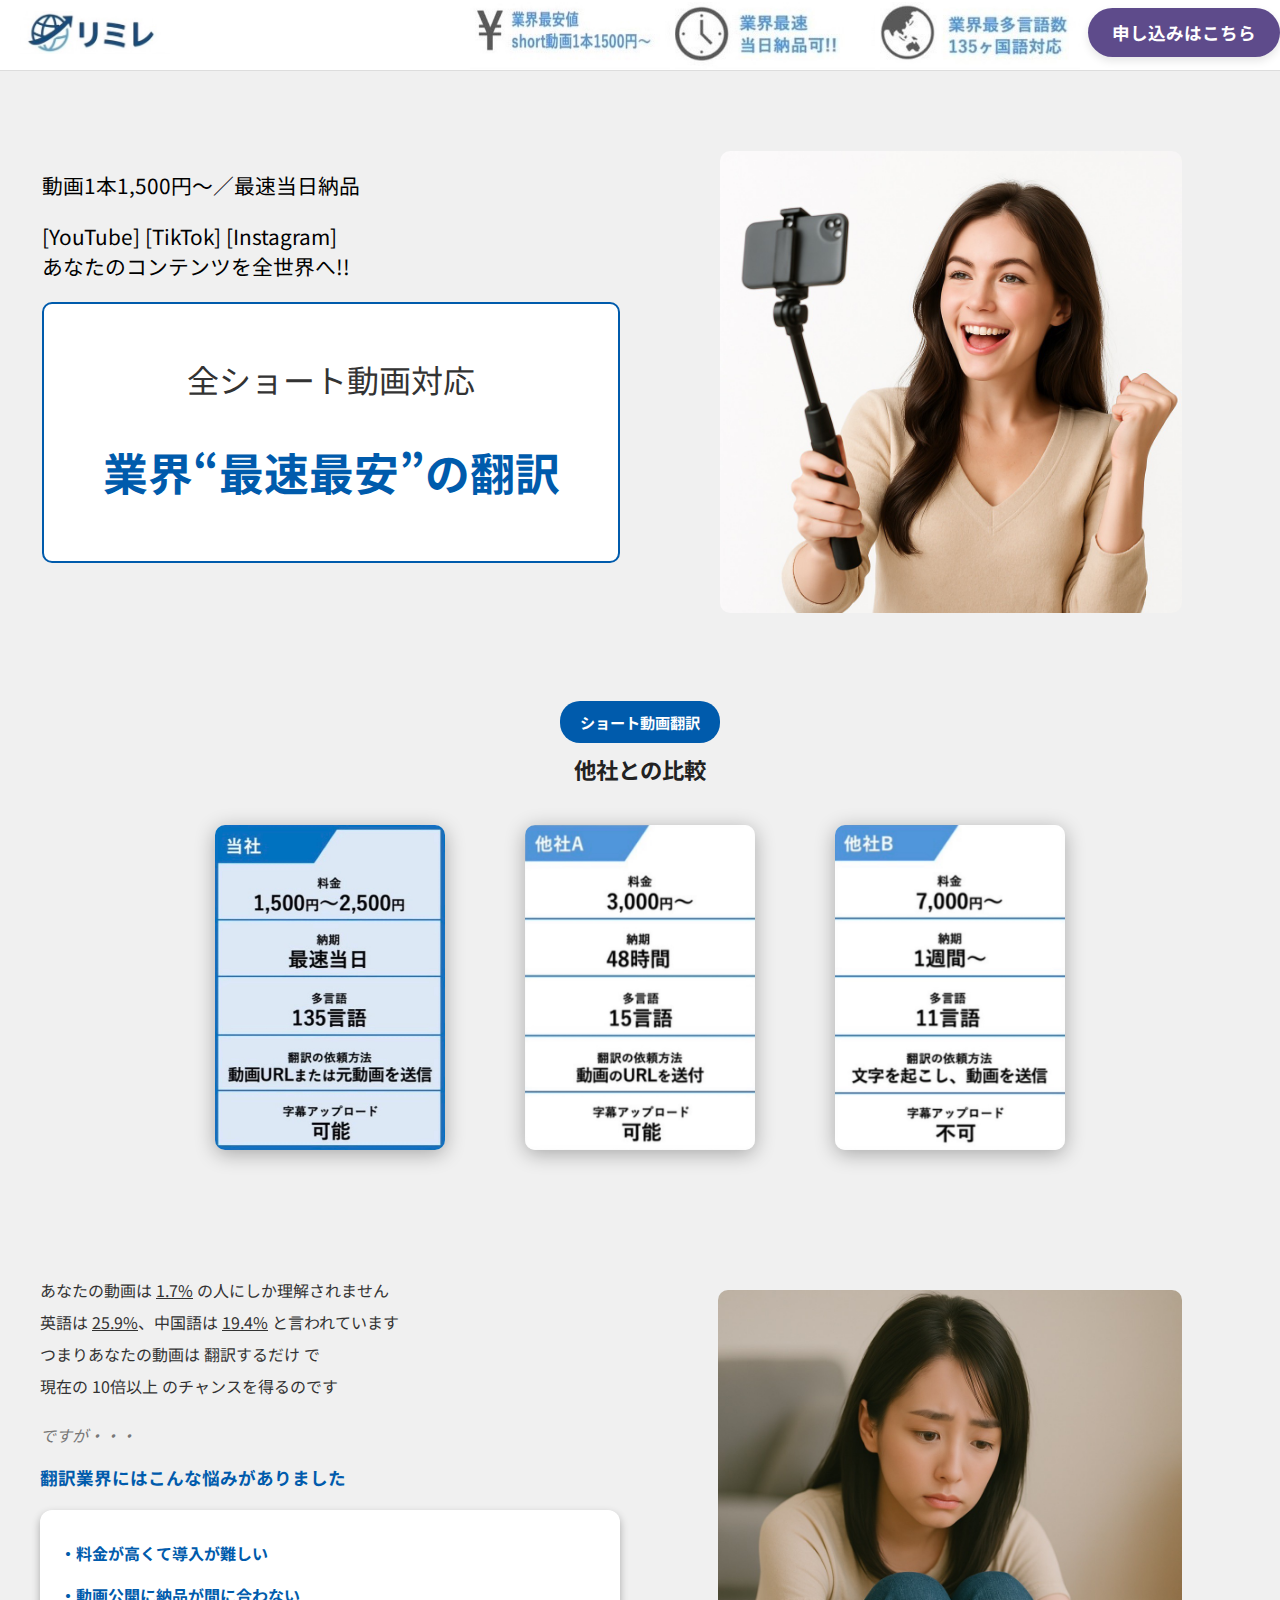
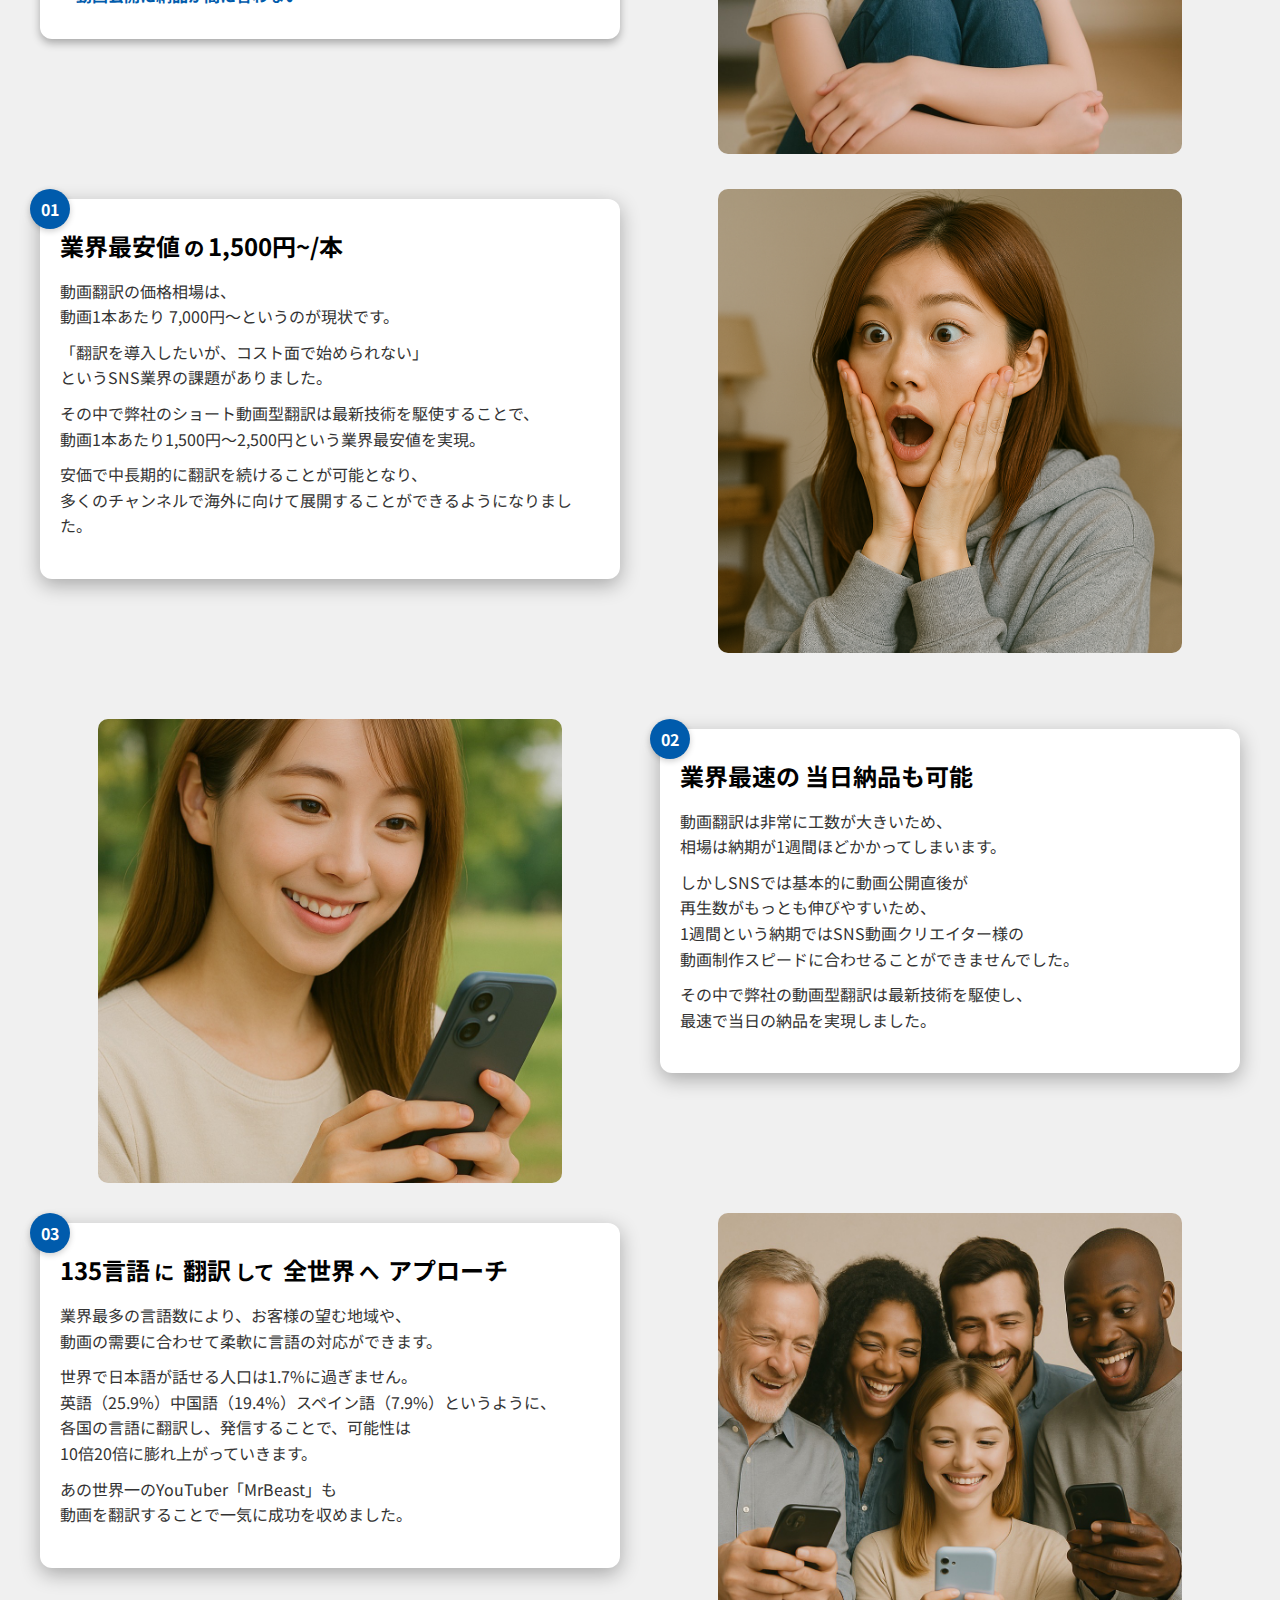
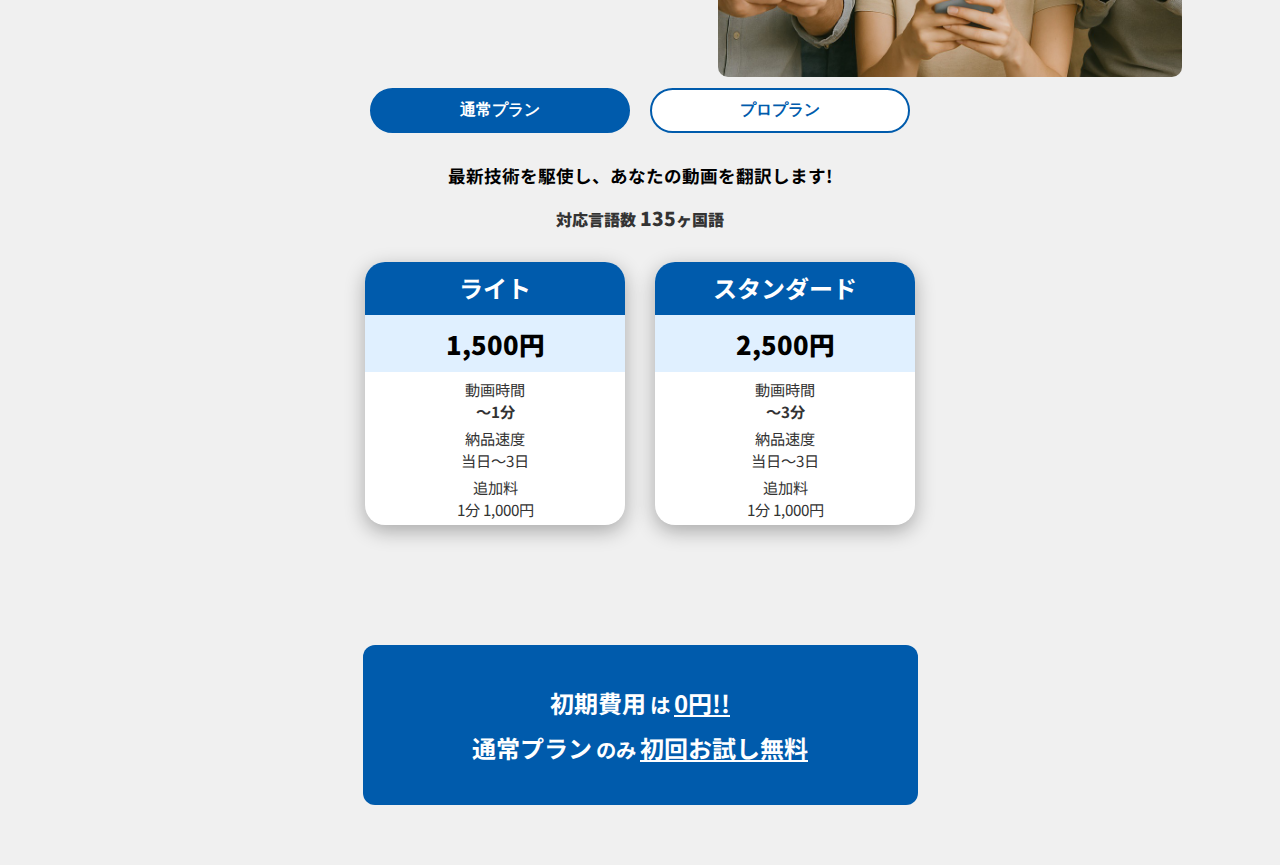
<file: index.html>
<!DOCTYPE html>
<html lang="ja">
<head>
  <meta charset="UTF-8">
  <meta name="viewport" content="width=device-width, initial-scale=1.0">
  <title>リミレ翻訳サービス</title>
  <link rel="stylesheet" href="style.css">
  <link href="https://fonts.googleapis.com/css2?family=Noto+Sans+JP&display=swap" rel="stylesheet">
</head>
<body>
<header>
  <!-- ここは後で画像を差し込む予定 -->
  <div class="header-placeholder">
     <img src="images/logo01.jpg" alt="ロゴ01" class="logo-left">
    <div class="logo-group">
      <img src="images/logo02.jpg" alt="ロゴ02" class="logo-right">
      <img src="images/logo03.jpg" alt="ロゴ03" class="logo-right">
      <img src="images/logo04.jpg" alt="ロゴ04" class="logo-right">
  </div>

  <div class="cta-wrapper">
    <a href="contact.html" class="apply-button">申し込みはこちら</a>
  </div>
</header>

<section class="catch-area">
  <div class="text-area">
    <p class="price-note"><span class="blue">動画1本1,500円〜／最速当日納品</span></p>

    <div class="platform-bubble">
      <p>
        [YouTube] [TikTok] [Instagram]<br>
        あなたのコンテンツを全世界へ!!
      </p>
    </div>

    <div class="main-catch-box">
      <p class="sub-label">全ショート動画対応</p>
      <h2 class="main-catch">業界“最速最安”の翻訳</h2>
    </div>
  </div>

  <div class="image-area">
   <img src="images/catch.png" alt="キャッチコピー画像" class="catch-image">
  </div>
</section>


</body>
</html>

<section class="compare-section">
  <div class="compare-title">
    <div class="bubble">ショート動画翻訳</div>
    <h2>他社との比較</h2>
  </div>

  <div class="compare-image-placeholder">
    <img src="images/compare01.jpg" alt="比較カード 01" class="compare-img">
    <img src="images/compare02.jpg" alt="比較カード 02" class="compare-img">
    <img src="images/compare03.jpg" alt="比較カード 03" class="compare-img">
  </div>
</section>

<section class="problem-section">
  <div class="problem-layout">
    <div class="problem-left">
      <div class="problem-text">
        <p>あなたの動画は <span class="underline blue">1.7%</span> の人にしか理解されません</p>
        <p>英語は <span class="underline blue">25.9%</span>、中国語は <span class="underline blue">19.4%</span> と言われています</p>
        <p>つまりあなたの動画は <span class="blue">翻訳するだけ</span> で</p>
        <p>現在の <span class="blue">10倍以上</span> のチャンスを得るのです</p>
      </div>

      <p class="however">ですが・・・</p>

      <p class="section-label">翻訳業界にはこんな悩みがありました</p>

<div class="problem-box">
  <p>・料金が高くて導入が難しい</p>
  <p>・動画公開に納品が間に合わない</p>
</div>

    </div>

    <div class="problem-image">
    <img src="images/problem.jpg" alt="業界の悩み画像" class="problem-img">
    </div>
  </div>
</section>

<section class="feature-section">
  <div class="feature-layout">
    
    <!-- 左側：テキスト -->
    <div class="feature-left">
      <div class="feature-box-wrapper">
        <div class="feature-number-circle">01</div>
        <div class="feature-box">
          <h3 class="feature-title">
            <span class="blue">業界最安値</span><span class="small">の</span>1,500円~/本
          </h3>
          <p>
            動画翻訳の価格相場は、<br>
            <span class="blue">動画1本あたり 7,000円〜</span>というのが現状です。
          </p>
          <p>
            「翻訳を導入したいが、コスト面で始められない」<br>
            というSNS業界の課題がありました。
          </p>
          <p>
            その中で弊社のショート動画型翻訳は最新技術を駆使することで、<br>
            <span class="blue">動画1本あたり1,500円〜2,500円という業界最安値を実現。</span>
          </p>
          <p>
            安価で中長期的に翻訳を続けることが可能となり、<br>
            多くのチャンネルで海外に向けて展開することができるようになりました。
          </p>
        </div>
      </div>
    </div>

    <!-- 右側：画像スペース -->
    <div class="feature-image">
    <img src="images/feature01.jpg" alt="特長01画像" class="feature-img">
    </div>

  </div>
</section>


<section class="feature-section-02">
  <div class="feature-layout-02">

    <!-- 左側：画像（差し込み予定） -->
    <div class="feature-image-02">
      <img src="images/feature02.jpg" alt="特長02画像" class="feature-img">
    </div>

    <!-- 右側：テキスト -->
    <div class="feature-left-02">
      <div class="feature-box-wrapper-02">
        <div class="feature-number-circle-02">02</div>
        <div class="feature-box-02">
          <h3 class="feature-title-02">
            業界最速の <span class="blue">当日納品</span>も可能
          </h3>
          <p>
            動画翻訳は非常に工数が大きいため、<br>
            <span class="blue">相場は納期が1週間</span>ほどかかってしまいます。
          </p>
          <p>
            しかしSNSでは基本的に動画公開直後が<br>
            再生数がもっとも伸びやすいため、<br>
            1週間という納期ではSNS動画クリエイター様の<br>
            動画制作スピードに合わせることができませんでした。
          </p>
          <p>
            その中で弊社の動画型翻訳は最新技術を駆使し、<br>
            最速で当日の納品を実現しました。
          </p>
        </div>
      </div>
    </div>

  </div>
</section>

<section class="feature-section-03">
  <div class="feature-layout-03">

    <!-- 左：テキスト -->
    <div class="feature-left-03">
      <div class="feature-box-wrapper-03">
        <div class="feature-number-circle-03">03</div>
        <div class="feature-box-03">
          <h3 class="feature-title-03">
            <span class="blue">135言語</span><span class="small">に</span>
            <span class="blue">翻訳</span><span class="small">して</span>
            <span class="blue">全世界</span><span class="small">へ</span>
            <span class="blue">アプローチ</span>
          </h3>

          <p>
            <span class="blue">業界最多の言語数</span>により、お客様の望む地域や、<br>
            動画の需要に合わせて柔軟に言語の対応ができます。
          </p>

          <p>
            世界で<span class="blue">日本語が話せる人口は1.7%</span>に過ぎません。<br>
            英語（25.9%）中国語（19.4%）スペイン語（7.9%）というように、<br>
            各国の言語に翻訳し、発信することで、可能性は<br>
            10倍20倍に膨れ上がっていきます。
          </p>

          <p>
            あの世界一のYouTuber「MrBeast」も<br>
            動画を翻訳することで一気に成功を収めました。
          </p>
        </div>
      </div>
    </div>

    <!-- 右：画像（差し込み予定） -->
    <div class="feature-image-03">
      <img src="images/feature03.jpg" alt="特長03画像" class="feature-img">
    </div>

  </div>
</section>


<section class="plan-section">
  <!-- タブボタン -->
  <div class="plan-tabs">
    <button onclick="showPlan('basic')" id="btn-basic" class="active">通常プラン</button>
    <button onclick="showPlan('pro')" id="btn-pro">プロプラン</button>
  </div>

  <!-- 通常プラン -->
  <div id="plan-basic" class="plan-content">
    <p class="plan-copy">最新技術を駆使し、あなたの動画を翻訳します!</p>
    <p class="plan-lang"><strong>対応言語数 <span class="big">135</span>ヶ国語</strong></p>
    <div class="plan-cards">
      <div class="plan-card">
        <h4>ライト</h4>
        <p class="price"><strong>1,500円</strong></p>
        <p>動画時間<br><strong>〜1分</strong></p>
        <p>納品速度<br>当日〜3日</p>
        <p>追加料<br>1分 1,000円</p>
      </div>
      <div class="plan-card">
        <h4>スタンダード</h4>
        <p class="price"><strong>2,500円</strong></p>
        <p>動画時間<br><strong>〜3分</strong></p>
        <p>納品速度<br>当日〜3日</p>
        <p>追加料<br>1分 1,000円</p>
      </div>
    </div>
  </div>

  <!-- プロプラン（内容はあとで更新予定） -->
  <div id="plan-pro" class="plan-content" style="display: none;">
    <p class="plan-copy"><span class="big">英語翻訳</span>にこだわりたいならこちら！</p>
    <p class="plan-copy">ネイティブのチェックにより、より自然で間違いのない翻訳になります!</p>
    <div class="plan-cards">
      <div class="plan-card">
        <h4>ライト</h4>
        <p class="price"><strong>6,000円</strong></p>
        <p>動画時間<br><strong>〜1分</strong></p>
        <p>納品速度<br>当日〜3日</p>
        <p>追加料<br>1分 5,000円</p>
      </div>
      <div class="plan-card">
        <h4>スタンダード</h4>
        <p class="price"><strong>9,000円</strong></p>
        <p>動画時間<br><strong>〜3分</strong></p>
        <p>納品速度<br>当日〜3日</p>
        <p>追加料<br>1分 5,000円</p>
      </div>
    </div>
  </div>
</section>


<script>
  function showPlan(plan) {
    const basic = document.getElementById("plan-basic");
    const pro = document.getElementById("plan-pro");
    const btnBasic = document.getElementById("btn-basic");
    const btnPro = document.getElementById("btn-pro");

    if (plan === "basic") {
      basic.style.display = "block";
      pro.style.display = "none";
      btnBasic.classList.add("active");
      btnPro.classList.remove("active");
    } else {
      basic.style.display = "none";
      pro.style.display = "block";
      btnBasic.classList.remove("active");
      btnPro.classList.add("active");
    }
  }
</script>


<section class="free-section">
  <div class="free-box">
    <p class="free-line">
      初期費用<span class="small">は</span><span class="underline">0円!!</span>
    </p>
    <p class="free-line">
      通常プラン<span class="small">のみ</span><span class="underline">初回お試し無料</span>
    </p>
  </div>
</section>
</file>
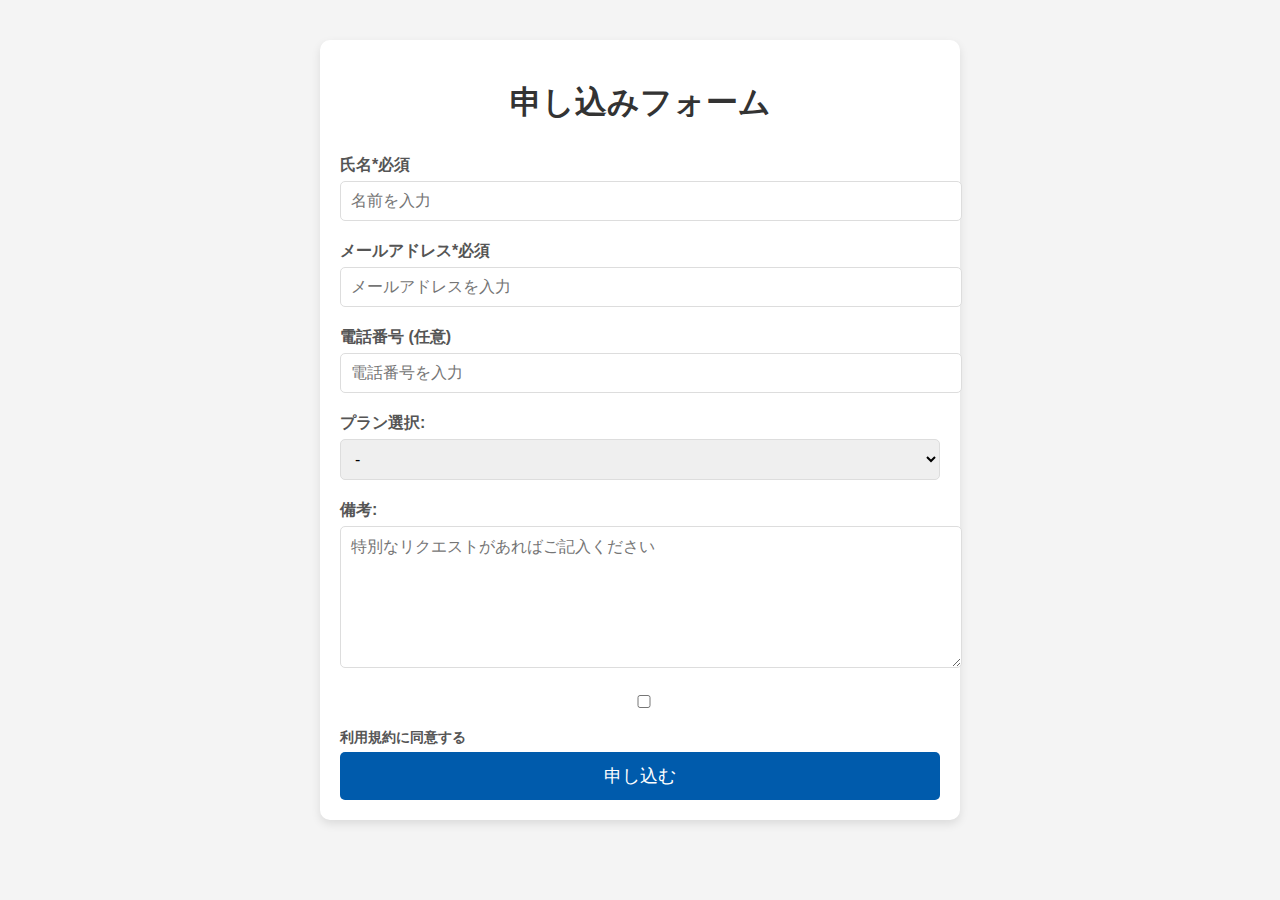
<file: contact.html>
<!DOCTYPE html>
<html lang="ja">
<head>
  <meta charset="UTF-8">
  <meta name="viewport" content="width=device-width, initial-scale=1.0">
  <title>申し込みフォーム</title>
  <link rel="stylesheet" href="style.css"> <!-- CSSをリンク -->
</head>
<body>
  <section class="contact-section">
    <h1>申し込みフォーム</h1>
    <form action="form/submit.php" method="POST">
      <!-- 氏名 -->
      <label for="name">氏名*必須</label>
      <input type="text" id="name" name="name" required placeholder="名前を入力">

      <!-- メールアドレス -->
      <label for="email">メールアドレス*必須</label>
      <input type="email" id="email" name="email" required placeholder="メールアドレスを入力">

      <!-- 電話番号（任意） -->
      <label for="phone">電話番号 (任意)</label>
      <input type="tel" id="phone" name="phone" placeholder="電話番号を入力">

      <!-- プラン選択 -->
      <label for="plan">プラン選択:</label>
<select id="plan" name="plan" onchange="showSubPlans()" required>
  <option value="" disabled selected>-</option> <!-- 初期状態は選択なし -->
  <option value="basic">通常プラン</option>
  <option value="pro">プロプラン</option>
</select>


      <!-- コース選択（動的表示） -->
      <div id="subPlan" style="display: none;">
        <label for="subPlanSelect">コース選択:</label>
        <select id="subPlanSelect" name="subPlan" required>
          <option value="light">ライト</option>
          <option value="standard">スタンダード</option>
        </select>
      </div>

      <!-- 備考欄（任意） -->
      <label for="notes">備考:</label>
      <textarea id="notes" name="notes" placeholder="特別なリクエストがあればご記入ください"></textarea>

      <!-- 利用規約チェック -->
      <label for="terms">
        <input type="checkbox" id="terms" name="terms" required>
        利用規約に同意する
      </label>

      <!-- 送信ボタン -->
      <button type="submit">申し込む</button>
    </form>
  </section>

  <script>
    function showSubPlans() {
      const plan = document.getElementById('plan').value;
      const subPlanDiv = document.getElementById('subPlan');
      
      // プロプランを選んだ場合はサブプランを表示、それ以外は非表示
      if (plan === 'pro') {
        subPlanDiv.style.display = 'block'; // プロプラン選択時にサブプランを表示
      } else {
        subPlanDiv.style.display = 'block';  // 通常プラン選択時にサブプラン非表示
      }
    }
  </script>

  <style>
    /* 基本的なフォームスタイル */
    body {
      font-family: Arial, sans-serif;
      background-color: #f4f4f4;
      margin: 0;
      padding: 0;
    }

    .contact-section {
      width: 80%;
      max-width: 600px;
      margin: 40px auto;
      padding: 20px;
      background-color: #fff;
      border-radius: 10px;
      box-shadow: 0 4px 10px rgba(0, 0, 0, 0.1);
    }

    h1 {
      text-align: center;
      margin-bottom: 30px;
      color: #333;
    }

    label {
      font-size: 1rem;
      font-weight: bold;
      display: block;
      margin-bottom: 5px;
      color: #555;
    }

    input, select, textarea {
      width: 100%;
      padding: 10px;
      margin-bottom: 20px;
      border: 1px solid #ddd;
      border-radius: 5px;
      font-size: 1rem;
    }

    textarea {
      height: 120px;
      resize: vertical;
    }

    button {
      width: 100%;
      padding: 12px;
      background-color: #005bac;
      color: #fff;
      border: none;
      border-radius: 5px;
      font-size: 1.1rem;
      cursor: pointer;
      transition: background-color 0.3s ease;
    }

    button:hover {
      background-color: #003d73;
    }

    /* チェックボックスのラベル */
    label[for="terms"] {
      font-size: 0.9rem;
      color: #555;
    }

    input[type="checkbox"] {
      margin-right: 10px;
    }

    /* コース選択部分 */
    #subPlan {
      display: none;
      margin-top: 20px;
    }
  </style>
</body>
</html>
</file>
<file: style.css>
/* ベース設定 */
body {
  font-family: 'Noto Sans JP', sans-serif;
  margin: 0;
  padding: 0;
  background: #f0f0f0; /* ← グレー感を強めた色 */
}

/* ヘッダー */
header {
  background: white;
  border-bottom: 1px solid #ddd;
  padding: 35px 20px;
  position: relative;
}
.header-placeholder {
  position: absolute;
  top: 10px;
  left: 20px;
  width: 100%;
  display: flex;
  justify-content: space-between;
  align-items: center;
}

.logo-left {
  max-width: 150px; /* ロゴ01の最大幅 */
  height: auto;
}

.logo-group {
  display: flex;
  gap: 5px; /* ロゴ間の間隔を調整 */
  position: absolute;
  right: 220px;
}

.logo-right {
  max-width: 200px; /* ロゴ02〜04の最大幅 */
  height: auto;
}

.cta-wrapper {
  text-align: right;
  padding: 10px 20px;
}

.apply-button {
  background-color: #5e4b8b;
  color: #fff;
  padding: 12px 24px;
  border-radius: 30px;
  text-decoration: none;
  font-weight: bold;
  font-size: 1.1rem;
  box-shadow: 0 4px 8px rgba(0, 0, 0, 0.1);
  transition: background-color 0.3s;
}
.apply-button:hover {
  background-color: #7c66b0;
}

/* キャッチコピーセクション */
.catch-area {
  font-size: 1.3rem;
  display: flex;
  justify-content: space-between;
  align-items: center;
  padding: 60px 20px;
  background-color: #f0f0f0;
  max-width: 1200px;
  margin: 0 auto;
  gap: 40px;
}

.text-area {
  flex: 1;
  border: 2px solid #f0f0f0;
  padding: 0px;
  border-radius: 10px;
  background-color: #f0f0f0;
}

.image-area {
  flex: 1;
  height: 450px;
  background-color: #f0f0f0;
  border-radius: 10px;
}

.main-catch-box {
  border: 2px solid #005bac;
  padding: 20px;
  border-radius: 10px;
  background-color: #fff;
  text-align: center;
  max-width: 600px;
  margin: 0 auto;
}

.sub-label {
  font-size: 2rem;
  color: #333;
  margin-bottom: 5px;
}

.main-catch {
  font-size: 2.8rem;
  font-weight: bold;
  color: #005bac;
}

/* 他社との比較セクション */
.compare-section {
  background-color: #f0f0f0;
  padding: 60px 20px;
  text-align: center;
}

.compare-title {
  margin-bottom: 40px;
}

.bubble {
  display: inline-block;
  background-color: #005bac;
  color: #fff;
  font-weight: bold;
  padding: 10px 20px;
  border-radius: 20px;
  font-size: 0.95rem;
  margin-bottom: 10px;
}

.compare-title h2 {
  font-size: 1.4rem;
  color: #222;
  margin: 0;
}

.compare-image-placeholder {
  display: flex;
  justify-content: center;
  gap: 80px; /* 画像間の隙間 */
  margin-top: 20px;
}

.compare-img {
  width: 100%;
  max-width: 230px;  /* 画像の最大幅を指定 */
  height: auto;
  object-fit: cover;
  border-radius: 10px;
  box-shadow: 0 4px 20px rgba(0,0,0,0.3);
}

/* 悩み紹介（囲い）セクション */
.problem-section {
  background-color: #f0f0f0;
  padding: 60px 20px;
  max-width: 1200px;
  margin: 0 auto;
}

.problem-layout {
  display: flex;
  flex-wrap: wrap;
  gap: 40px;
  align-items: flex-start;
}

.problem-left {
  flex: 1;
  min-width: 300px;
}

.problem-image {
  flex: 1;
  height: 250px;
  background-color: #f0f0f0;
  border-radius: 10px;
  min-width: 300px;
}

.problem-text p {
  font-size: 1rem;
  color: #333;
  margin: 8px 0;
  text-align: left;
}

.however {
  font-size: 1rem;
  color: #777;
  font-style: italic;
  margin: 25px 0 10px;
}

.section-label {
  font-size: 1.1rem;
  font-weight: bold;
  color: #005bac;
  margin-bottom: 20px;
  text-align: left;
}

.problem-box {
  background-color: #fff;
  color: #005bac;
  font-weight: bold;
  border-radius: 12px;
  padding: 15px 20px;
  box-shadow: 0 4px 8px rgba(0,0,0,0.3);
  text-align: left;
  line-height: 1.6;
  margin-bottom: 10px;
}

/* 特長紹介（01）セクション */
.feature-section {
  background-color: #f0f0f0;
  padding: 60px 20px;
  max-width: 1200px;
  margin: 0 auto;
}

.feature-layout {
  display: flex;
  gap: 40px;
  flex-wrap: wrap;
  align-items: flex-start;
}

.feature-left {
  flex: 1;
  min-width: 300px;
  position: relative;
}

.feature-image {
  flex: 1;
  min-width: 300px;
  height: 300px;
  background-color: #f0f0f0;
  border-radius: 10px;
}

.feature-box-wrapper {
  position: relative;
  margin-top: 30px;
}

.feature-number-circle {
  position: absolute;
  top: -10px;
  left: -10px;
  background-color: #005bac;
  color: #fff;
  font-weight: bold;
  font-size: 1rem;
  width: 40px;
  height: 40px;
  border-radius: 50%;
  display: flex;
  align-items: center;
  justify-content: center;
  z-index: 10;
  box-shadow: 0 2px 6px rgba(0, 0, 0, 0.2);
}

.feature-box {
  background-color: #fff;
  box-shadow: 0 6px 20px rgba(0, 0, 0, 0.3);
  border-radius: 12px;
  padding: 30px 20px;
  position: relative;
  z-index: 1;
}

.feature-title {
  font-size: 1.5rem;
  font-weight: bold;
  margin: 0 0 16px 0;
  line-height: 1.4;
}

.feature-box p {
  font-size: 1rem;
  color: #333;
  line-height: 1.6;
  margin: 10px 0;
}

/* 特長紹介（02）セクション */
.feature-section-02 {
  background-color: #f0f0f0;
  padding: 60px 20px;
  max-width: 1200px;
  margin: 0 auto;
}

.feature-layout-02 {
  display: flex;
  gap: 40px;
  flex-wrap: wrap;
  align-items: flex-start;
}

.feature-left-02 {
  flex: 1;
  min-width: 300px;
  position: relative;
}

.feature-image-02 {
  flex: 1;
  min-width: 300px;
  height: 300px;
  background-color: #f0f0f0;
  border-radius: 10px;
}

.feature-box-wrapper-02 {
  position: relative;
  margin-top: 30px;
}

.feature-number-circle-02 {
  position: absolute;
  top: -10px;
  left: -10px;
  background-color: #005bac;
  color: #fff;
  font-weight: bold;
  font-size: 1rem;
  width: 40px;
  height: 40px;
  border-radius: 50%;
  display: flex;
  align-items: center;
  justify-content: center;
  z-index: 10;
  box-shadow: 0 2px 6px rgba(0, 0, 0, 0.2);
}

.feature-box-02 {
  background-color: #fff;
  box-shadow: 0 6px 20px rgba(0, 0, 0, 0.3);
  border-radius: 12px;
  padding: 30px 20px;
  position: relative;
  z-index: 1;
}

.feature-title-02 {
  font-size: 1.5rem;
  font-weight: bold;
  margin: 0 0 16px 0;
  line-height: 1.4;
}

.feature-box-02 p {
  font-size: 1rem;
  color: #333;
  line-height: 1.6;
  margin: 10px 0;
}

/* 特長紹介（03）セクション */
.feature-section-03 {
  background-color: #f0f0f0;
  padding: 60px 20px;
  max-width: 1200px;
  margin: 0 auto;
}

.feature-layout-03 {
  display: flex;
  gap: 40px;
  flex-wrap: wrap;
  align-items: flex-start;
}

.feature-left-03 {
  flex: 1;
  min-width: 300px;
  position: relative;
}

.feature-image-03 {
  flex: 1;
  min-width: 300px;
  height: 300px;
  background-color: #f0f0f0;
  border-radius: 10px;
}

.feature-box-wrapper-03 {
  position: relative;
  margin-top: 30px;
}

.feature-number-circle-03 {
  position: absolute;
  top: -10px;
  left: -10px;
  background-color: #005bac;
  color: #fff;
  font-weight: bold;
  font-size: 1rem;
  width: 40px;
  height: 40px;
  border-radius: 50%;
  display: flex;
  align-items: center;
  justify-content: center;
  z-index: 10;
  box-shadow: 0 2px 6px rgba(0, 0, 0, 0.2);
}

.feature-box-03 {
  background-color: #fff;
  box-shadow: 0 6px 20px rgba(0, 0, 0, 0.3);
  border-radius: 12px;
  padding: 30px 20px;
  position: relative;
  z-index: 1;
}

.feature-title-03 {
  font-size: 1.5rem;
  font-weight: bold;
  margin: 0 0 16px 0;
  line-height: 1.4;
}

.feature-box-03 p {
  font-size: 1rem;
  color: #333;
  line-height: 1.6;
  margin: 10px 0;
}

/* プランセクション全体 */
.plan-section {
  background-color: #f0f0f0;
  padding: 60px 20px;
  max-width: 1200px;
  margin: 0 auto;
  font-family: 'Noto Sans JP', sans-serif;
}

/* タブボタン */
.plan-tabs {
  display: flex;
  justify-content: center;
  margin-bottom: 30px;
}

.plan-tabs button {
  padding: 10px 0px;
  width: 260px;
  margin: 0 10px;
  font-size: 1rem;
  font-weight: bold;
  background-color: #fff;
  border: 2px solid #005bac;
  border-radius: 30px;
  color: #005bac;
  cursor: pointer;
  transition: all 0.3s ease;
}

.plan-tabs button.active,
.plan-tabs button:hover {
  background-color: #005bac;
  color: #fff;
}

/* プラン内容エリア */
.plan-content {
  text-align: center;
}

/* キャッチコピー */
.plan-copy {
  font-size: 1.1rem;
  font-weight: bold;
  margin-bottom: 10px;
}

/* 対応言語数 */
.plan-lang {
  font-size: 1rem;
  margin-bottom: 30px;
  font-weight: bold;
  color: #333;
}

.plan-lang .big {
  font-size: 1.2rem;
}

/* カード表示エリア */
.plan-cards {
  display: flex;
  justify-content: center;
  gap: 30px;
  flex-wrap: wrap;
}

/* 各カード */
.plan-card {
  background: #fff;
  border-radius: 20px;
  padding: 0px 0;
  width: 260px;
  box-shadow: 0 6px 20px rgba(0, 0, 0, 0.3);
  text-align: center;
}

/* プラン名（ライト／スタンダード） */
.plan-card h4 {
  font-size: 1.5rem;
  background-color: #005bac;
  color: #fff;
  padding: 12px 0; /* 内側の余白は残す */
  border-radius: 20px 20px 0 0; /* 上だけ丸くする */
  margin: 0; /* 外側の余白は完全になし */
  width: 100%;
  line-height: 1.2;
}

/* 価格 */
.plan-card .price {
  font-size: 1.6rem;
  background-color: #e0f0ff;
  color: #000;
  font-weight: bold;
  padding: 10px 0;
  margin: 0 0 16px 0;
  margin-bottom:6px;
  border-radius: 0;
}

/* カード内の各項目 */
.plan-card p {
  font-size: 0.95rem;
  margin: 5px 0;
  color: #333;
  font-weight: normal;
}

.plan-card p span {
  font-weight: bold;
}

/* 初期費用無料セクション */
.free-section {
  background-color: #f0f0f0;
  padding: 60px 20px;
  text-align: center;
}

.free-box {
  background-color: #005bac;
  color: #fff;
  border-radius: 12px;
  box-shadow: 0 6px 20px rgba(0, 0, 0, 0.0);
  padding: 30px 20px;
  max-width: 515px;
  margin: 0 auto;
}

.free-line {
  font-size: 1.5rem;
  font-weight: bold;
  margin: 10px 0;
}

.small {
  font-size: 0.85em;
  margin: 0 4px;
}

.underline {
  text-decoration: underline;
}

/* 画像サイズ */
.catch-image, .problem-img, .feature-img {
  width: 80%;
  max-width: 500px;  /* 最大幅を指定 */
  height: auto;
  aspect-ratio: 1 / 1;
  object-fit: cover;
  border-radius: 10px;
  display: block;
  margin: 0 auto;
  margin-top: 20px; /* 少し上に移動（値を調整） */
}

/* スマホ用メディアクエリ（画面幅が768px以下の場合） */
@media (max-width: 768px) {
/* ヘッダー部分 */
header {
  flex-direction: row; /* 横並びを維持 */
  padding: 30px;
  justify-content: space-between; /* ロゴとボタンが横並び */
}

.logo-left {
  max-width: 100px; /* ロゴサイズを小さく */
}

.logo-group {
  display: flex; /* ロゴが横並びになるように */
  gap: 0px; /* ロゴの間隔を調整 */
  position: relative;
  max-width: 60px; /* ロゴサイズを小さく */
  right: 100px; 
}

.logo-right {
  max-width: 100px; /* ロゴ02〜04の最大幅を調整 */
}

/* 申込ボタンのラッパー（cta-wrapper） */
.cta-wrapper {
  position: relative;
  right: 0px; /* ロゴグループの右側に配置 */
  text-align: left;  /* ボタンが左に寄るように調整 */
}

.apply-button {
  font-size: 1rem; /* ボタンのフォントサイズを小さく */
  padding: 7px 12px;
}


/* キャッチコピーセクション（スマホ用） */
@media (max-width: 768px) {
  .catch-area {
    position: relative;
    display: flex;
    flex-direction: column;
    padding: 40px 20px;
    gap: 20px;
  }

  /* テキストエリアのスタイル */
  .text-area {
    z-index: 1; /* テキストが画像の上に重なるようにする */
    text-align: center;
    position: relative;
    margin-top: 300px;
  }

  .image-area {
    position: absolute;
    top: 0;
    left: 0;
    width: 100%;
    height: 100%;
    z-index: 0;
  }

  /* キャッチコピーの画像 */
  .catch-image {
    width: 100%;
    height: auto;
    object-fit: cover;
  }

  .main-catch-box {
    border: 2px solid #005bac;
    padding: 20px;
    border-radius: 10px;
    background-color: #fff;
    text-align: center;
    max-width: 600px;
    margin: 0 auto;
  }
}

/* 他社との比較セクション */
.compare-section {
  background-color: #f0f0f0;
  padding: 60px 20px;
  text-align: center;
}

.compare-title {
  margin-bottom: 40px;
}

/* 比較カード部分 */
.compare-image-placeholder {
  display: flex;
  justify-content: center; /* カードを中央に配置 */
  gap: 20px; /* カード間の隙間を調整 */
  flex-wrap: wrap; /* 画面幅に応じて縦並び・横並びを切り替える */
  margin-top: 20px;
}

/* 比較カード */
.compare-img {
  width: 100%; /* 画面サイズに合わせてカードを伸縮させる */
  max-width: 230px;  /* 最大幅を指定 */
  height: auto;
  object-fit: cover;
  border-radius: 10px;
  box-shadow: 0 4px 20px rgba(0, 0, 0, 0.3);
}

/* 横向き（画面を横にした場合）の設定 */
@media (orientation: landscape) {
  .compare-image-placeholder {
    flex-direction: row; /* カードを横並びに変更 */
  }

  .compare-img {
    width: 30%; /* 横向き時に画像の幅を70%に調整 */
    max-width: 600px; /* 最大幅を設定して画像の広がりを制限 */
    height: auto; /* 高さを自動調整して縦横比を維持 */
    object-fit: cover; /* 画像が親要素を覆うように調整 */
  }
}

/* スマホ用メディアクエリ（画面幅が768px以下の場合） */
@media (max-width: 768px) {
  /* problem sectionのスタイル */
  .problem-section {
    padding: 40px 20px; /* 上下の余白を調整 */
    max-width: 100%; /* 幅を100%にして親要素に合わせる */
    margin: 0 auto; /* セクションを中央に配置 */
  }

  .problem-layout {
    display: flex;
    flex-direction: column; /* 縦並びに変更 */
    gap: 20px; /* 要素間の隙間を調整 */
    align-items: center; /* セクション内の要素を中央揃え */
  }

  .problem-left, .problem-image {
    width: 100%; /* 画像とテキストが親要素に合わせて広がる */
    text-align: center; /* 画像とテキストを中央に配置 */
  }

  .problem-text p {
    font-size: 1rem; /* フォントサイズを調整 */
    color: #333;
    margin: 8px 0;
    text-align: center; /* テキストを中央に配置 */
  }

  .problem-box {
    background-color: #fff;
    color: #005bac;
    font-weight: bold;
    border-radius: 12px;
    padding: 15px 20px;
    box-shadow: 0 4px 8px rgba(0, 0, 0, 0.3);
    text-align: left;
    line-height: 1.6;
    margin-bottom: 10px;
  }

  .however {
    font-size: 1rem;
    color: #777;
    font-style: italic;
    margin: 25px 0 10px;
  }

  .section-label {
    font-size: 1.1rem;
    font-weight: bold;
    color: #005bac;
    margin-bottom: 20px;
    text-align: center; /* ラベルも中央に配置 */
  }

  .problem-image img {
    width: 100%; /* 画像の幅を親要素に合わせて調整 */
    height: auto; /* 高さを自動で調整 */
    border-radius: 10px; /* 画像の角を丸める */
    margin-top: -30px;
  }
}

/* スマホ用メディアクエリ（画面幅が768px以下の場合） */
@media (max-width: 768px) {
  /* 特長紹介セクション（01, 02, 03）共通のスタイル */
  .feature-section {
    display: flex;
    flex-direction: column; /* 縦並びに変更 */
    gap: 5px;
    padding: 10px 10px;
  }

  /* テキスト部分 */
  .feature-left {
    order: 2; /* テキストを下に配置 */
    text-align: center;
    margin-top: -10px;
  }

  /* 画像部分 */
  .feature-image {
    order: 1; /* 画像を上に配置 */
    width: 100%; /* 画像の幅を100%に */
    height: auto; /* 高さは自動調整 */
    object-fit: cover; /* 画像が親要素にフィットするように調整 */
   margin-bottom: -30px;
  }

  /* 各セクション内のボックス */
  .feature-box-wrapper {
    position: relative;
    margin-top: 0px;
  }

  .feature-number-circle {
    position: absolute;
    top: -10px;
    left: -10px;
    background-color: #005bac;
    color: #fff;
    font-weight: bold;
    font-size: 1rem;
    width: 40px;
    height: 40px;
    border-radius: 50%;
    display: flex;
    align-items: center;
    justify-content: center;
    z-index: 10;
    box-shadow: 0 2px 6px rgba(0, 0, 0, 0.2);
  }

  .feature-box {
    background-color: #fff;
    box-shadow: 0 6px 20px rgba(0, 0, 0, 0.3);
    border-radius: 12px;
    padding: 30px 20px;
    position: relative;
    z-index: 1;
    margin-top: 0px;

  }
/* スマホ用メディアクエリ（画面幅が768px以下の場合） */
@media (max-width: 768px) {
  /* 特長紹介セクション（01, 02, 03）共通のスタイル */
  .feature-section {
    display: flex;
    flex-direction: column; /* 縦並びに変更 */
    gap: 5px;
    padding: 40px 20px;
  }

  /* テキスト部分 */
  .feature-left,
  .feature-left-02 {  /* 02用のテキスト部分も追加 */
    order: 2; /* テキストを下に配置 */
    text-align: center;
    margin-top: -10px;
  }

  /* 画像部分 */
  .feature-image,
  .feature-image-02 {  /* 02用の画像部分も追加 */
    order: 1; /* 画像を上に配置 */
    width: 100%; /* 画像の幅を100%に */
    height: auto; /* 高さは自動調整 */
    object-fit: cover; /* 画像が親要素にフィットするように調整 */
    margin-bottom: -30px;
  }

  /* 各セクション内のボックス */
  .feature-box-wrapper,
  .feature-box-wrapper-02 {  /* 02用のボックスも追加 */
    position: relative;
    margin-top: 0px;
  }

  .feature-number-circle,
  .feature-number-circle-02 {  /* 02用のナンバリング */
    position: absolute;
    top: -10px;
    left: -10px;
    background-color: #005bac;
    color: #fff;
    font-weight: bold;
    font-size: 1rem;
    width: 40px;
    height: 40px;
    border-radius: 50%;
    display: flex;
    align-items: center;
    justify-content: center;
    z-index: 10;
    box-shadow: 0 2px 6px rgba(0, 0, 0, 0.2);
  }

  .feature-box,
  .feature-box-02 {  /* 02用のボックス */
    background-color: #fff;
    box-shadow: 0 6px 20px rgba(0, 0, 0, 0.3);
    border-radius: 12px;
    padding: 30px 20px;
    position: relative;
    z-index: 1;
  }
}

/* スマホ用メディアクエリ（画面幅が768px以下の場合） */
@media (max-width: 768px) {
  /* 特長紹介セクション（01, 02, 03）共通のスタイル */
  .feature-section {
    display: flex;
    flex-direction: column; /* 縦並びに変更 */
    gap: 5px;
    padding: 40px 20px;
  }

  /* テキスト部分 */
  .feature-left,
  .feature-left-03 {  /* 03用のテキスト部分も追加 */
    order: 2; /* テキストを下に配置 */
    text-align: center;
    margin-top: -10px;
  }

  /* 画像部分 */
  .feature-image,
  .feature-image-03 {  /* 03用の画像部分も追加 */
    order: 1; /* 画像を上に配置 */
    width: 100%; /* 画像の幅を100%に */
    height: auto; /* 高さは自動調整 */
    object-fit: cover; /* 画像が親要素にフィットするように調整 */
    margin-bottom: -30px;
  }

  /* 各セクション内のボックス */
  .feature-box-wrapper,
  .feature-box-wrapper-03 {  /* 03用のボックスも追加 */
    position: relative;
    margin-top: 0px;
  }

  .feature-number-circle,
  .feature-number-circle-03 {  /* 03用のナンバリング */
    position: absolute;
    top: -10px;
    left: -10px;
    background-color: #005bac;
    color: #fff;
    font-weight: bold;
    font-size: 1rem;
    width: 40px;
    height: 40px;
    border-radius: 50%;
    display: flex;
    align-items: center;
    justify-content: center;
    z-index: 10;
    box-shadow: 0 2px 6px rgba(0, 0, 0, 0.2);
  }

  .feature-box,
  .feature-box-03 {  /* 03用のボックス */
    background-color: #fff;
    box-shadow: 0 6px 20px rgba(0, 0, 0, 0.3);
    border-radius: 12px;
    padding: 30px 20px;
    position: relative;
    z-index: 1;
  }
}


  /* プランセクション */
  .plan-tabs {
    flex-direction: column;
    align-items: center;
  }

  .plan-tabs button {
    width: 100%;
    margin: 10px 0;
  }

  .plan-cards {
    flex-direction: column;
    gap: 20px;
  }

  .plan-card {
    width: 100%;
  }

  .free-box {
    max-width: 100%;
    margin: 0 auto;
  }
}

/* 横向き（画面を横にした場合）の設定 */
@media (orientation: landscape) {
  .plan-section {
    display: flex;
    flex-direction: column; /* プランカードの前にボタンを表示するため縦並びに */
    gap: 10px; /* カード間の隙間を調整 */
    padding: 40px 20px;
  }

  /* プラン選択ボタン */
  .plan-tabs {
    display: block; /* ボタンを縦並びにする */
    margin-bottom: 10px; /* ボタンの下に余白を追加してカードと間隔をあける */
    text-align: center; /* ボタンを中央揃え */
  }

  .plan-tabs button {
    display: inline-block; /* ボタンを横並びにしない */
    width: auto; /* ボタンの幅を自動調整 */
    margin: 0 10px; /* ボタン間の隙間を調整 */
    padding: 10px 0;
    font-size: 1rem;
    font-weight: bold;
    background-color: #fff;
    border: 2px solid #005bac;
    border-radius: 30px;
    color: #005bac;
    cursor: pointer;
    transition: all 0.3s ease;
  }

  .plan-tabs button.active,
  .plan-tabs button:hover {
    background-color: #005bac;
    color: #fff;
  }

  /* プランカード */
  .plan-cards {
    display: flex;
    gap: 10px; /* カード間の隙間を調整 */
    flex-direction: row; /* 横並びになるように設定 */
  }

  .plan-card {
    width: 250px; /* 横並びでカードの幅を指定 */
    box-sizing: border-box; /* パディングやボーダーを含めたサイズ計算 */
  }
}


@media (max-width: 768px) {
  .logo-group {
    display: none; /* スマホ画面でロゴグループを非表示 */
  }
}
</file>
